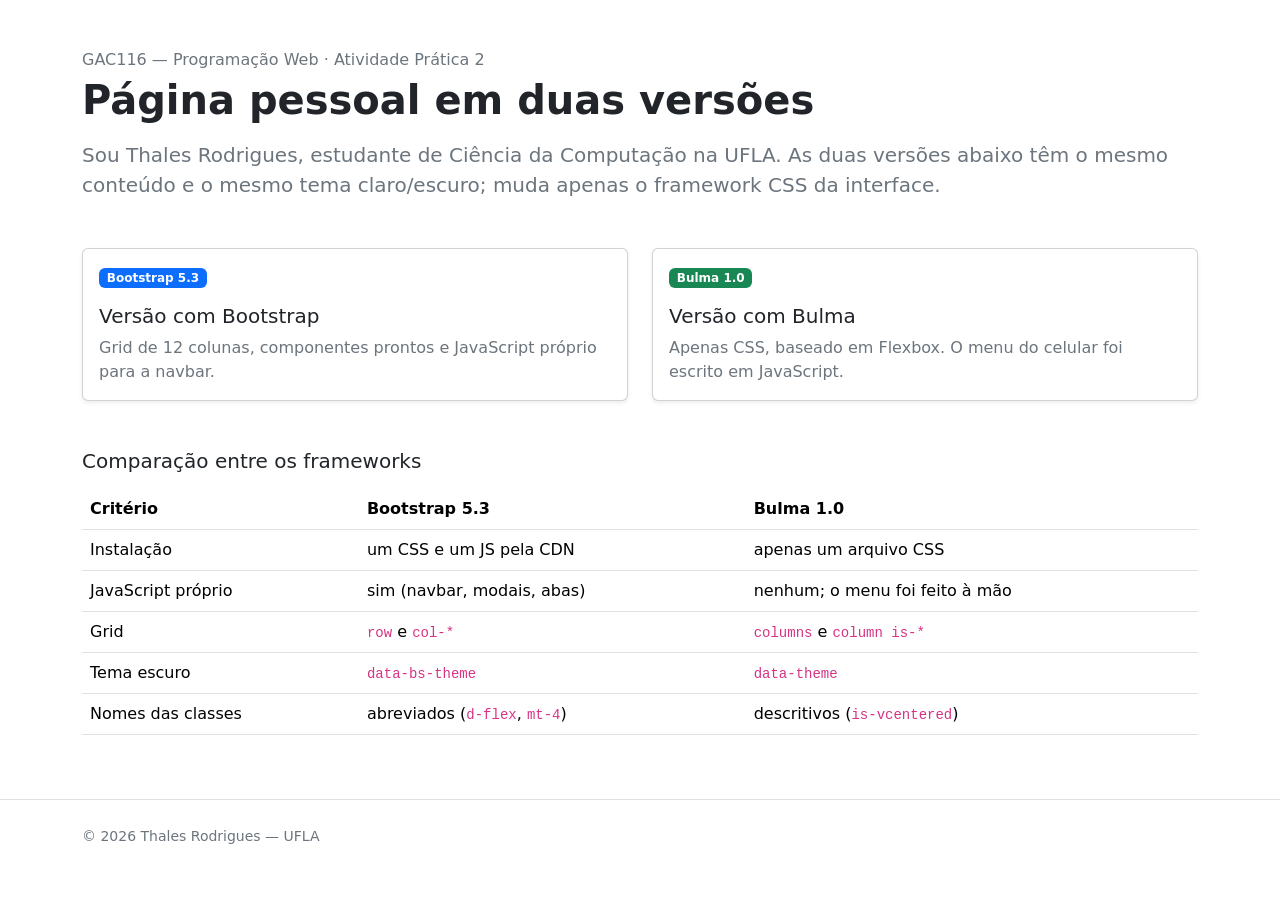
<file: index.html>
<!DOCTYPE html>
<html lang="pt-BR" data-bs-theme="light">
    <head>
        <meta charset="utf-8">
        <meta name="viewport" content="width=device-width, initial-scale=1.0">
        <title>Thales Rodrigues — Página Pessoal</title>

        <!-- Bootstrap 5 (CSS) -->
        <link href="https://cdn.jsdelivr.net/npm/bootstrap@5.3.3/dist/css/bootstrap.min.css" rel="stylesheet">

        <!-- Font Awesome (ícones) -->
        <link rel="stylesheet" href="https://cdnjs.cloudflare.com/ajax/libs/font-awesome/6.5.0/css/all.min.css">
    </head>
    <body class="bg-body">
        <main class="container py-5">
            <p class="text-secondary mb-1">GAC116 — Programação Web · Atividade Prática 2</p>
            <h1 class="display-6 fw-semibold mb-3">Página pessoal em duas versões</h1>
            <p class="lead text-secondary mb-5">
                Sou Thales Rodrigues, estudante de Ciência da Computação na UFLA. As duas versões abaixo
                têm o mesmo conteúdo e o mesmo tema claro/escuro; muda apenas o framework CSS da interface.
            </p>

            <div class="row g-4">
                <div class="col-12 col-md-6">
                    <a class="card shadow-sm h-100 text-decoration-none text-body" href="bootstrap/index.html">
                        <div class="card-body">
                            <span class="badge text-bg-primary mb-3">Bootstrap 5.3</span>
                            <h2 class="h5">Versão com Bootstrap</h2>
                            <p class="text-secondary mb-0">
                                Grid de 12 colunas, componentes prontos e JavaScript próprio para a navbar.
                            </p>
                        </div>
                    </a>
                </div>
                <div class="col-12 col-md-6">
                    <a class="card shadow-sm h-100 text-decoration-none text-body" href="bulma/index.html">
                        <div class="card-body">
                            <span class="badge text-bg-success mb-3">Bulma 1.0</span>
                            <h2 class="h5">Versão com Bulma</h2>
                            <p class="text-secondary mb-0">
                                Apenas CSS, baseado em Flexbox. O menu do celular foi escrito em JavaScript.
                            </p>
                        </div>
                    </a>
                </div>
            </div>

            <h2 class="h5 mt-5 mb-3">Comparação entre os frameworks</h2>
            <div class="table-responsive">
                <table class="table align-middle">
                    <thead>
                        <tr>
                            <th scope="col">Critério</th>
                            <th scope="col">Bootstrap 5.3</th>
                            <th scope="col">Bulma 1.0</th>
                        </tr>
                    </thead>
                    <tbody>
                        <tr>
                            <td>Instalação</td>
                            <td>um CSS e um JS pela CDN</td>
                            <td>apenas um arquivo CSS</td>
                        </tr>
                        <tr>
                            <td>JavaScript próprio</td>
                            <td>sim (navbar, modais, abas)</td>
                            <td>nenhum; o menu foi feito à mão</td>
                        </tr>
                        <tr>
                            <td>Grid</td>
                            <td><code>row</code> e <code>col-*</code></td>
                            <td><code>columns</code> e <code>column is-*</code></td>
                        </tr>
                        <tr>
                            <td>Tema escuro</td>
                            <td><code>data-bs-theme</code></td>
                            <td><code>data-theme</code></td>
                        </tr>
                        <tr>
                            <td>Nomes das classes</td>
                            <td>abreviados (<code>d-flex</code>, <code>mt-4</code>)</td>
                            <td>descritivos (<code>is-vcentered</code>)</td>
                        </tr>
                    </tbody>
                </table>
            </div>
        </main>

        <footer class="border-top py-4">
            <div class="container">
                <small class="text-secondary">© 2026 Thales Rodrigues — UFLA</small>
            </div>
        </footer>
    </body>
</html>
</file>
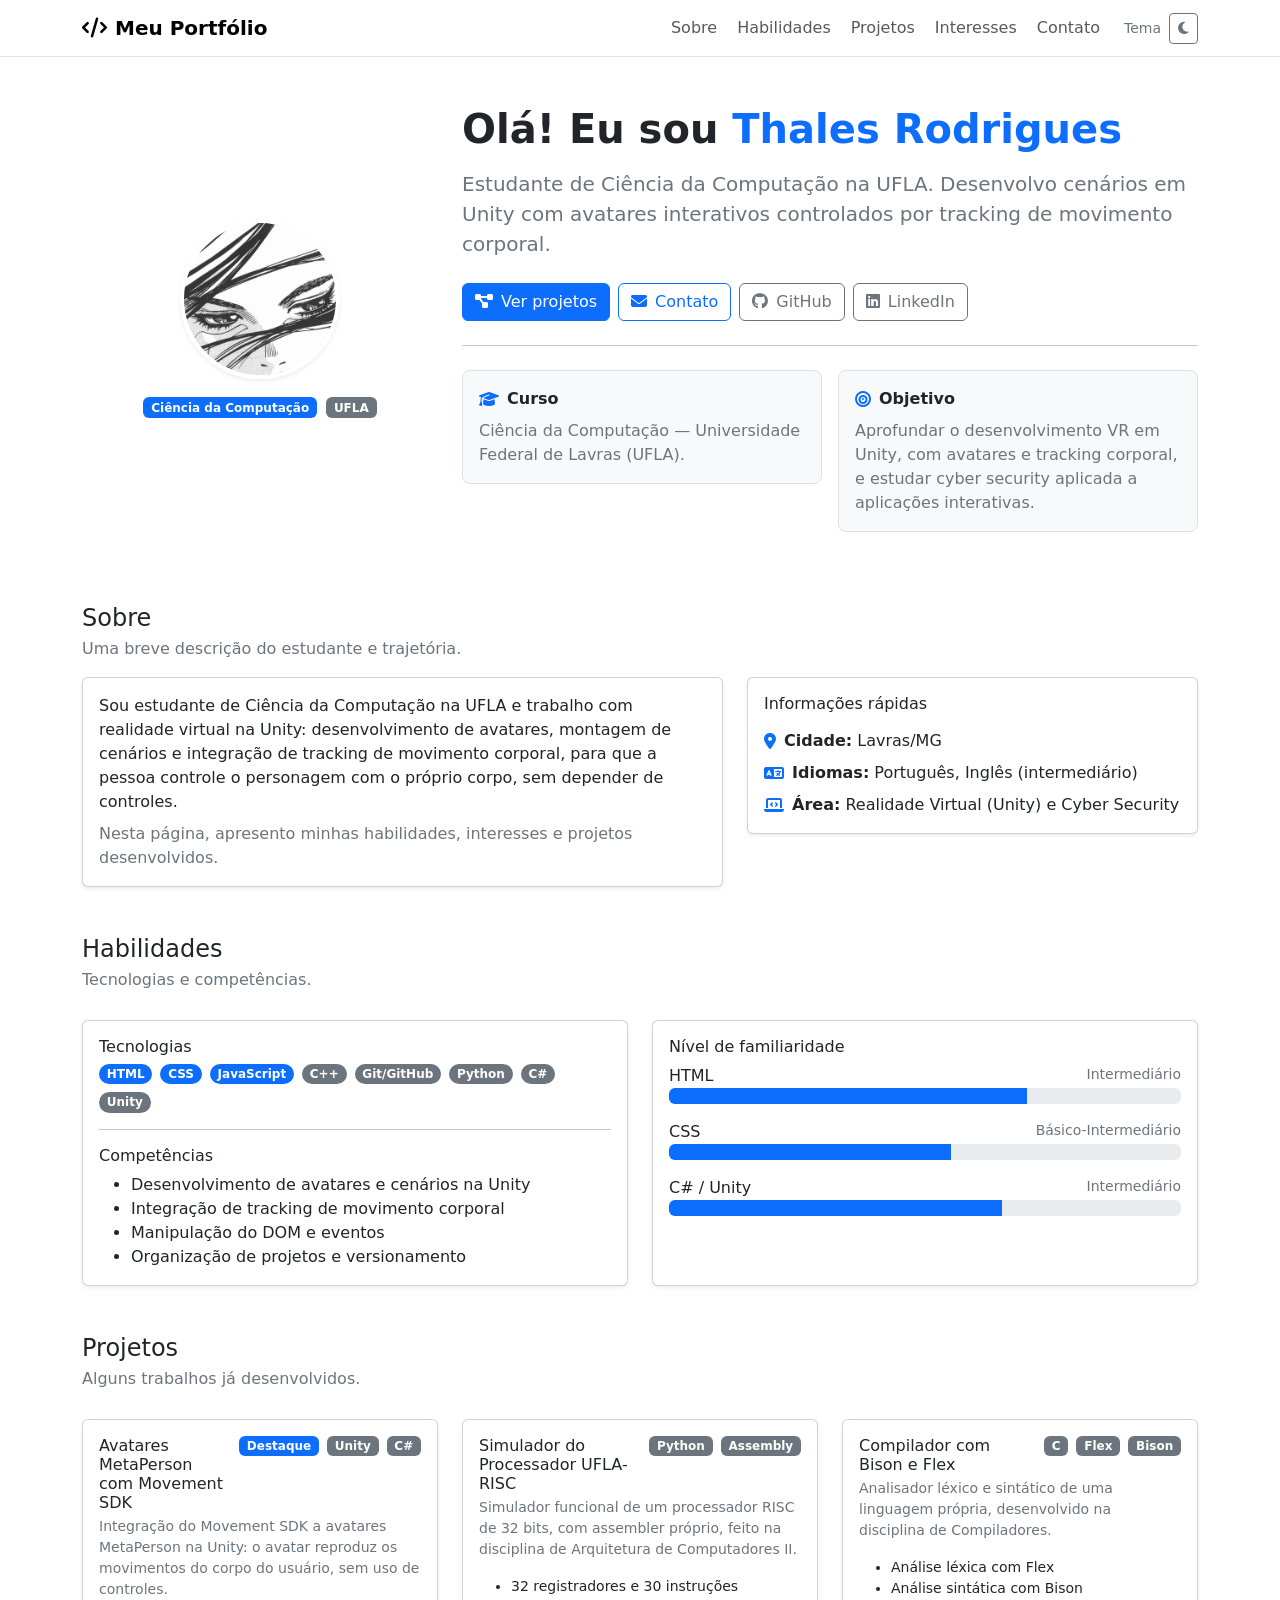
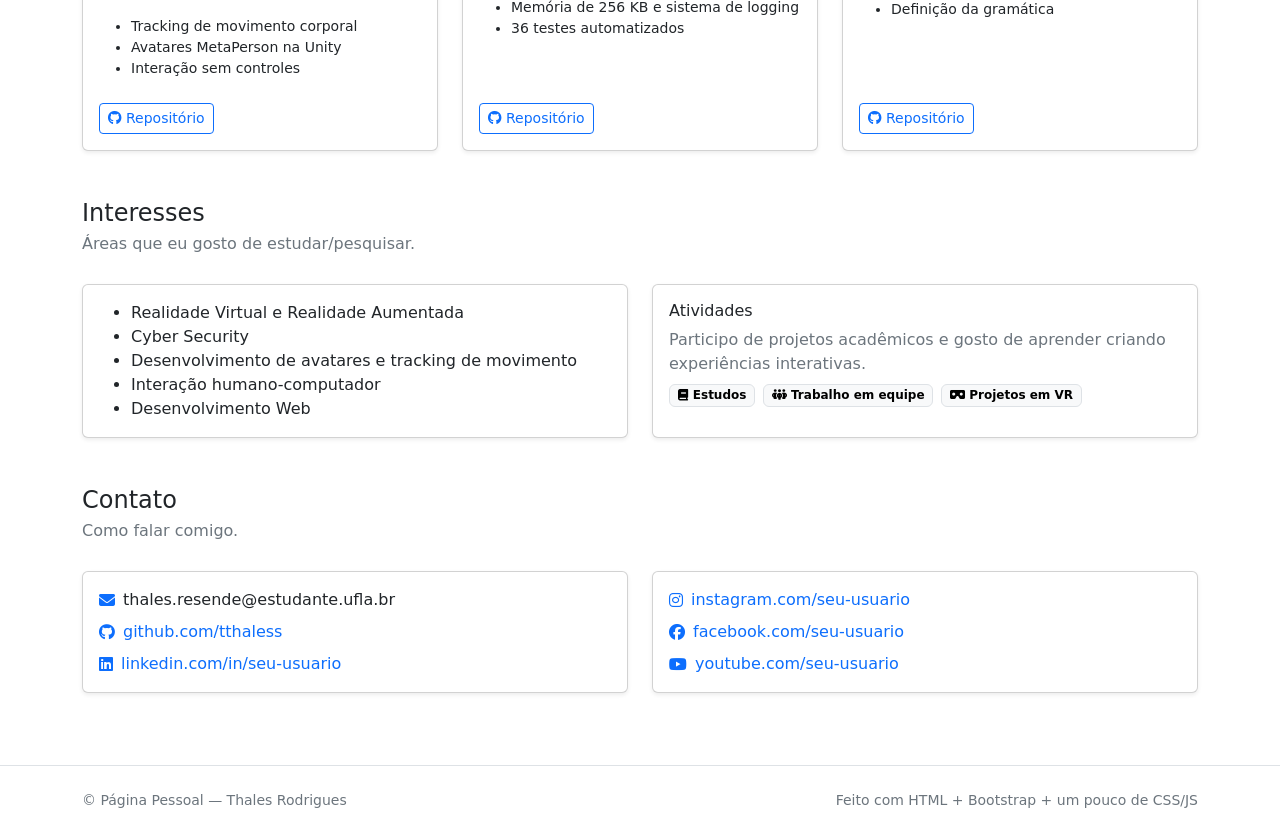
<file: bootstrap/index.html>
<!DOCTYPE html>
<html lang="pt-BR" data-bs-theme="light">
    <head>
        <meta charset="utf-8">
        <meta name="viewport" content="width=device-width, initial-scale=1.0">
        <title>Thales Rodrigues — Página Pessoal</title>

        <!-- Bootstrap 5 (CSS) -->
        <link href="https://cdn.jsdelivr.net/npm/bootstrap@5.3.3/dist/css/bootstrap.min.css" rel="stylesheet">

        <!-- Font Awesome (ícones) -->
        <link rel="stylesheet" href="https://cdnjs.cloudflare.com/ajax/libs/font-awesome/6.5.0/css/all.min.css">

        <!-- CSS do projeto (externo) -->
        <link rel="stylesheet" href="assets/css/styles.css">
    </head>
    <body class="bg-body">
        <!-- Navbar -->
        <nav class="navbar navbar-expand-lg border-bottom bg-body sticky-top">
            <div class="container">
                <a class="navbar-brand fw-semibold" href="#top">
                    <i class="fa-solid fa-code me-2"></i>Meu Portfólio
                </a>
                <button class="navbar-toggler" type="button" data-bs-toggle="collapse" data-bs-target="#navContent">
                    <span class="navbar-toggler-icon"></span>
                </button>
                <div class="collapse navbar-collapse" id="navContent">
                    <ul class="navbar-nav ms-auto gap-lg-1">
                        <li class="nav-item"><a class="nav-link" href="#sobre">Sobre</a></li>
                        <li class="nav-item"><a class="nav-link" href="#habilidades">Habilidades</a></li>
                        <li class="nav-item"><a class="nav-link" href="#projetos">Projetos</a></li>
                        <li class="nav-item"><a class="nav-link" href="#interesses">Interesses</a></li>
                        <li class="nav-item"><a class="nav-link" href="#contato">Contato</a></li>
                    </ul>
                    <div class="ms-lg-3 d-flex align-items-center gap-2 py-2 py-lg-0">
                        <span class="small text-secondary d-none d-lg-inline">Tema</span>
                        <button id="themeToggle" class="btn btn-outline-secondary btn-sm" type="button">
                            <i class="fa-solid fa-moon"></i>
                        </button>
                    </div>
                </div>
            </div>
        </nav>

        <!-- Header / Informações Básicas -->
        <header id="top" class="py-5">
            <div class="container">
                <div class="row align-items-center g-4">
                    <div class="col-12 col-lg-4 text-center">
                        <img class="profile-img shadow-sm" src="assets/img/foto.jpg" alt="Foto de perfil de Thales Rodrigues">
                        <div class="mt-3">
                            <span class="badge text-bg-primary me-1">Ciência da Computação</span>
                            <span class="badge text-bg-secondary">UFLA</span>
                        </div>
                    </div>
                    <div class="col-12 col-lg-8">
                        <h1 class="display-6 fw-semibold mb-3">
                            Olá! Eu sou <span class="text-primary">Thales Rodrigues</span>
                        </h1>
                        <p class="lead text-secondary mb-4">
                            Estudante de Ciência da Computação na UFLA. Desenvolvo cenários em Unity com
                            avatares interativos controlados por tracking de movimento corporal.
                        </p>
                        <div class="d-flex flex-wrap gap-2">
                            <a class="btn btn-primary" href="#projetos">
                                <i class="fa-solid fa-diagram-project me-2"></i>Ver projetos
                            </a>
                            <a class="btn btn-outline-primary" href="#contato">
                                <i class="fa-solid fa-envelope me-2"></i>Contato
                            </a>
                            <!-- ALTERE: coloque a URL do seu perfil -->
                            <a class="btn btn-outline-secondary" href="https://github.com/tthaless" target="_blank">
                                <i class="fa-brands fa-github me-2"></i>GitHub
                            </a>
                            <a class="btn btn-outline-secondary" href="https://www.linkedin.com/" target="_blank">
                                <i class="fa-brands fa-linkedin me-2"></i>LinkedIn
                            </a>
                        </div>
                        <hr class="my-4">
                        <div class="row g-3">
                            <div class="col-12 col-md-6">
                                <div class="p-3 rounded-3 border bg-body-tertiary">
                                    <div class="d-flex align-items-center gap-2 mb-2">
                                        <i class="fa-solid fa-graduation-cap text-primary"></i>
                                        <strong>Curso</strong>
                                    </div>
                                    <p class="mb-0 text-secondary">
                                        Ciência da Computação — Universidade Federal de Lavras (UFLA).
                                    </p>
                                </div>
                            </div>
                            <div class="col-12 col-md-6">
                                <div class="p-3 rounded-3 border bg-body-tertiary">
                                    <div class="d-flex align-items-center gap-2 mb-2">
                                        <i class="fa-solid fa-bullseye text-primary"></i>
                                        <strong>Objetivo</strong>
                                    </div>
                                    <p class="mb-0 text-secondary">
                                        Aprofundar o desenvolvimento VR em Unity, com avatares e tracking corporal,
                                        e estudar cyber security aplicada a aplicações interativas.
                                    </p>
                                </div>
                            </div>
                        </div>
                    </div>
                </div>
            </div>
        </header>

        <main class="pb-5">
            <!-- Sobre -->
            <section id="sobre" class="py-4">
                <div class="container">
                    <div class="mb-3">
                        <h2 class="h4 mb-1">Sobre</h2>
                        <p class="text-secondary mb-0">Uma breve descrição do estudante e trajetória.</p>
                    </div>
                    <div class="row g-4">
                        <div class="col-12 col-lg-7">
                            <div class="card shadow-sm">
                                <div class="card-body">
                                    <p class="mb-2">
                                        Sou estudante de Ciência da Computação na UFLA e trabalho com realidade
                                        virtual na Unity: desenvolvimento de avatares, montagem de cenários e
                                        integração de tracking de movimento corporal, para que a pessoa controle
                                        o personagem com o próprio corpo, sem depender de controles.
                                    </p>
                                    <p class="mb-0 text-secondary">
                                        Nesta página, apresento minhas habilidades, interesses e projetos desenvolvidos.
                                    </p>
                                </div>
                            </div>
                        </div>
                        <div class="col-12 col-lg-5">
                            <div class="card shadow-sm">
                                <div class="card-body">
                                    <h3 class="h6 mb-3">Informações rápidas</h3>
                                    <ul class="list-unstyled mb-0">
                                        <li class="d-flex gap-2 mb-2">
                                            <i class="fa-solid fa-location-dot text-primary mt-1"></i>
                                            <div><strong>Cidade:</strong> Lavras/MG</div>
                                        </li>
                                        <li class="d-flex gap-2 align-items-start mb-2">
                                            <i class="fa-solid fa-language mt-1 text-primary"></i>
                                            <div><strong>Idiomas:</strong> Português, Inglês (intermediário)</div>
                                        </li>
                                        <li class="d-flex gap-2">
                                            <i class="fa-solid fa-laptop-code text-primary mt-1"></i>
                                            <div><strong>Área:</strong> Realidade Virtual (Unity) e Cyber Security</div>
                                        </li>
                                    </ul>
                                </div>
                            </div>
                        </div>
                    </div>
                </div>
            </section>

            <!-- Habilidades -->
            <section id="habilidades" class="py-4">
                <div class="container">
                    <div class="section-title">
                        <h2 class="h4 mb-1">Habilidades</h2>
                        <p class="text-secondary mb-0">Tecnologias e competências.</p>
                    </div>
                    <div class="row g-4 mt-1">
                        <div class="col-12 col-lg-6">
                            <div class="card shadow-sm h-100">
                                <div class="card-body">
                                    <h3 class="h6">Tecnologias</h3>
                                    <div class="d-flex flex-wrap gap-2">
                                        <span class="badge rounded-pill text-bg-primary">HTML</span>
                                        <span class="badge rounded-pill text-bg-primary">CSS</span>
                                        <span class="badge rounded-pill text-bg-primary">JavaScript</span>
                                        <span class="badge rounded-pill text-bg-secondary">C++</span>
                                        <span class="badge rounded-pill text-bg-secondary">Git/GitHub</span>
                                        <span class="badge rounded-pill text-bg-secondary">Python</span>
                                        <span class="badge rounded-pill text-bg-secondary">C#</span>
                                        <span class="badge rounded-pill text-bg-secondary">Unity</span>
                                    </div>
                                    <hr>
                                    <h3 class="h6">Competências</h3>
                                    <ul class="mb-0">
                                        <li>Desenvolvimento de avatares e cenários na Unity</li>
                                        <li>Integração de tracking de movimento corporal</li>
                                        <li>Manipulação do DOM e eventos</li>
                                        <li>Organização de projetos e versionamento</li>
                                    </ul>
                                </div>
                            </div>
                        </div>
                        <div class="col-12 col-lg-6">
                            <div class="card shadow-sm h-100">
                                <div class="card-body">
                                    <h3 class="h6">Nível de familiaridade</h3>
                                    <div class="mb-3">
                                        <div class="d-flex justify-content-between">
                                            <span>HTML</span><span class="text-secondary small">Intermediário</span>
                                        </div>
                                        <div class="progress" role="progressbar" aria-label="HTML" aria-valuenow="70" aria-valuemin="0" aria-valuemax="100">
                                            <div class="progress-bar" style="width: 70%"></div>
                                        </div>
                                    </div>
                                    <div class="mb-3">
                                        <div class="d-flex justify-content-between">
                                            <span>CSS</span><span class="text-secondary small">Básico-Intermediário</span>
                                        </div>
                                        <div class="progress" role="progressbar" aria-label="CSS" aria-valuenow="55" aria-valuemin="0" aria-valuemax="100">
                                            <div class="progress-bar" style="width: 55%"></div>
                                        </div>
                                    </div>
                                    <div class="mb-0">
                                        <div class="d-flex justify-content-between">
                                            <span>C# / Unity</span><span class="text-secondary small">Intermediário</span>
                                        </div>
                                        <div class="progress" role="progressbar" aria-label="C# e Unity" aria-valuenow="65" aria-valuemin="0" aria-valuemax="100">
                                            <div class="progress-bar" style="width: 65%"></div>
                                        </div>
                                    </div>
                                </div>
                            </div>
                        </div>
                    </div>
                </div>
            </section>

            <!-- Projetos -->
            <section id="projetos" class="py-4">
                <div class="container">
                    <div class="section-title">
                        <h2 class="h4 mb-1">Projetos</h2>
                        <p class="text-secondary mb-0">Alguns trabalhos já desenvolvidos.</p>
                    </div>
                    <div class="row g-4 mt-1">
                        <div class="col-12 col-md-6 col-lg-4">
                            <div class="card shadow-sm h-100">
                                <div class="card-body d-flex flex-column">
                                    <div class="d-flex align-items-start justify-content-between gap-2">
                                        <h3 class="h6 mb-1">Avatares MetaPerson com Movement SDK</h3>
                                        <span class="badge text-bg-primary">Destaque</span>
                                        <span class="badge text-bg-secondary">Unity</span>
                                        <span class="badge text-bg-secondary">C#</span>
                                    </div>
                                    <p class="text-secondary small">
                                        Integração do Movement SDK a avatares MetaPerson na Unity: o avatar reproduz os
                                        movimentos do corpo do usuário, sem uso de controles.
                                    </p>
                                    <ul class="small mb-4">
                                        <li>Tracking de movimento corporal</li>
                                        <li>Avatares MetaPerson na Unity</li>
                                        <li>Interação sem controles</li>
                                    </ul>
                                    <div class="mt-auto d-flex gap-2">
                                        <a class="btn btn-sm btn-outline-primary" href="https://github.com/tthaless/Movement-SDK-MetaPerson-Avatars" target="_blank" rel="noreferrer">
                                            <i class="fa-brands fa-github me-1"></i>Repositório
                                        </a>
                                    </div>
                                </div>
                            </div>
                        </div>
                        <div class="col-12 col-md-6 col-lg-4">
                            <div class="card shadow-sm h-100">
                                <div class="card-body d-flex flex-column">
                                    <div class="d-flex align-items-start justify-content-between gap-2">
                                        <h3 class="h6 mb-1">Simulador do Processador UFLA-RISC</h3>
                                        <span class="badge text-bg-secondary">Python</span>
                                        <span class="badge text-bg-secondary">Assembly</span>
                                    </div>
                                    <p class="text-secondary small">
                                        Simulador funcional de um processador RISC de 32 bits, com assembler próprio,
                                        feito na disciplina de Arquitetura de Computadores II.
                                    </p>
                                    <ul class="small mb-4">
                                        <li>32 registradores e 30 instruções</li>
                                        <li>Memória de 256 KB e sistema de logging</li>
                                        <li>36 testes automatizados</li>
                                    </ul>
                                    <div class="mt-auto d-flex gap-2">
                                        <a class="btn btn-sm btn-outline-primary" href="https://github.com/tthaless/Simulador-Funcional-do-Processador-UFLA-RISC" target="_blank" rel="noreferrer">
                                            <i class="fa-brands fa-github me-1"></i>Repositório
                                        </a>
                                    </div>
                                </div>
                            </div>
                        </div>
                        <div class="col-12 col-md-6 col-lg-4">
                            <div class="card shadow-sm h-100">
                                <div class="card-body d-flex flex-column">
                                    <div class="d-flex align-items-start justify-content-between gap-2">
                                        <h3 class="h6 mb-1">Compilador com Bison e Flex</h3>
                                        <span class="badge text-bg-secondary">C</span>
                                        <span class="badge text-bg-secondary">Flex</span>
                                        <span class="badge text-bg-secondary">Bison</span>
                                    </div>
                                    <p class="text-secondary small">
                                        Analisador léxico e sintático de uma linguagem própria, desenvolvido na
                                        disciplina de Compiladores.
                                    </p>
                                    <ul class="small mb-4">
                                        <li>Análise léxica com Flex</li>
                                        <li>Análise sintática com Bison</li>
                                        <li>Definição da gramática</li>
                                    </ul>
                                    <div class="mt-auto d-flex gap-2">
                                        <a class="btn btn-sm btn-outline-primary" href="https://github.com/tthaless/Compilador-Bison-Flex" target="_blank" rel="noreferrer">
                                            <i class="fa-brands fa-github me-1"></i>Repositório
                                        </a>
                                    </div>
                                </div>
                            </div>
                        </div>
                    </div>
                </div>
            </section>

            <!-- Interesses -->
            <section id="interesses" class="py-4">
                <div class="container">
                    <div class="section-title">
                        <h2 class="h4 mb-1">Interesses</h2>
                        <p class="text-secondary mb-0">Áreas que eu gosto de estudar/pesquisar.</p>
                    </div>
                    <div class="row g-4 mt-1">
                        <div class="col-12 col-lg-6">
                            <div class="card shadow-sm h-100">
                                <div class="card-body">
                                    <ul class="mb-0">
                                        <li>Realidade Virtual e Realidade Aumentada</li>
                                        <li>Cyber Security</li>
                                        <li>Desenvolvimento de avatares e tracking de movimento</li>
                                        <li>Interação humano-computador</li>
                                        <li>Desenvolvimento Web</li>
                                    </ul>
                                </div>
                            </div>
                        </div>
                        <div class="col-12 col-lg-6">
                            <div class="card shadow-sm h-100">
                                <div class="card-body">
                                    <h3 class="h6">Atividades</h3>
                                    <p class="text-secondary mb-2">
                                        Participo de projetos acadêmicos e gosto de aprender criando experiências interativas.
                                    </p>
                                    <div class="d-flex flex-wrap gap-2">
                                        <span class="badge text-bg-light border"><i class="fa-solid fa-book me-1"></i>Estudos</span>
                                        <span class="badge text-bg-light border"><i class="fa-solid fa-people-group me-1"></i>Trabalho em equipe</span>
                                        <span class="badge text-bg-light border"><i class="fa-solid fa-vr-cardboard me-1"></i>Projetos em VR</span>
                                    </div>
                                </div>
                            </div>
                        </div>
                    </div>
                </div>
            </section>

            <!-- Contato -->
            <section id="contato" class="py-4">
                <div class="container">
                    <div class="section-title">
                        <h2 class="h4 mb-1">Contato</h2>
                        <p class="text-secondary mb-0">Como falar comigo.</p>
                    </div>
                    <div class="row g-4 mt-1">
                        <div class="col-12 col-lg-6">
                            <div class="card shadow-sm">
                                <div class="card-body">
                                    <!-- ALTERE: troque pelos seus contatos reais -->
                                    <ul class="list-unstyled mb-0">
                                        <li class="d-flex gap-2 align-items-center mb-2">
                                            <i class="fa-solid fa-envelope text-primary"></i>
                                            <span>thales.resende@estudante.ufla.br</span>
                                        </li>
                                        <li class="d-flex gap-2 align-items-center mb-2">
                                            <i class="fa-brands fa-github text-primary"></i>
                                            <a class="link-underline link-underline-opacity-0" href="https://github.com/tthaless" target="_blank" rel="noreferrer">
                                                github.com/tthaless
                                            </a>
                                        </li>
                                        <li class="d-flex gap-2 align-items-center">
                                            <i class="fa-brands fa-linkedin text-primary"></i>
                                            <a class="link-underline link-underline-opacity-0" href="https://www.linkedin.com/" target="_blank" rel="noreferrer">
                                                linkedin.com/in/seu-usuario
                                            </a>
                                        </li>
                                    </ul>
                                </div>
                            </div>
                        </div>
                        <div class="col-12 col-lg-6">
                            <div class="card shadow-sm">
                                <div class="card-body">
                                    <!-- ALTERE: troque pelas suas redes -->
                                    <ul class="list-unstyled mb-0">
                                        <li class="d-flex gap-2 align-items-center mb-2">
                                            <i class="fa-brands fa-instagram text-primary"></i>
                                            <a class="link-underline link-underline-opacity-0" href="https://instagram.com/" target="_blank" rel="noreferrer">
                                                instagram.com/seu-usuario
                                            </a>
                                        </li>
                                        <li class="d-flex gap-2 align-items-center mb-2">
                                            <i class="fa-brands fa-facebook text-primary"></i>
                                            <a class="link-underline link-underline-opacity-0" href="https://facebook.com/" target="_blank" rel="noreferrer">
                                                facebook.com/seu-usuario
                                            </a>
                                        </li>
                                        <li class="d-flex gap-2 align-items-center">
                                            <i class="fa-brands fa-youtube text-primary"></i>
                                            <a class="link-underline link-underline-opacity-0" href="https://www.youtube.com/" target="_blank" rel="noreferrer">
                                                youtube.com/seu-usuario
                                            </a>
                                        </li>
                                    </ul>
                                </div>
                            </div>
                        </div>
                    </div>
                </div>
            </section>
        </main>

        <!-- Rodapé da Página -->
        <footer class="border-top py-4">
            <div class="container d-flex flex-column flex-md-row justify-content-between gap-2">
                <small class="text-secondary">© <span id="year"></span> Página Pessoal — Thales Rodrigues</small>
                <small class="text-secondary">Feito com HTML + Bootstrap + um pouco de CSS/JS</small>
            </div>
        </footer>

        <!-- Bootstrap JS (necessário para navbar colapsável) -->
        <script src="https://cdn.jsdelivr.net/npm/bootstrap@5.3.3/dist/js/bootstrap.bundle.min.js"></script>

        <!-- JS do projeto -->
        <script src="assets/js/script.js"></script>
    </body>
</html>
</file>
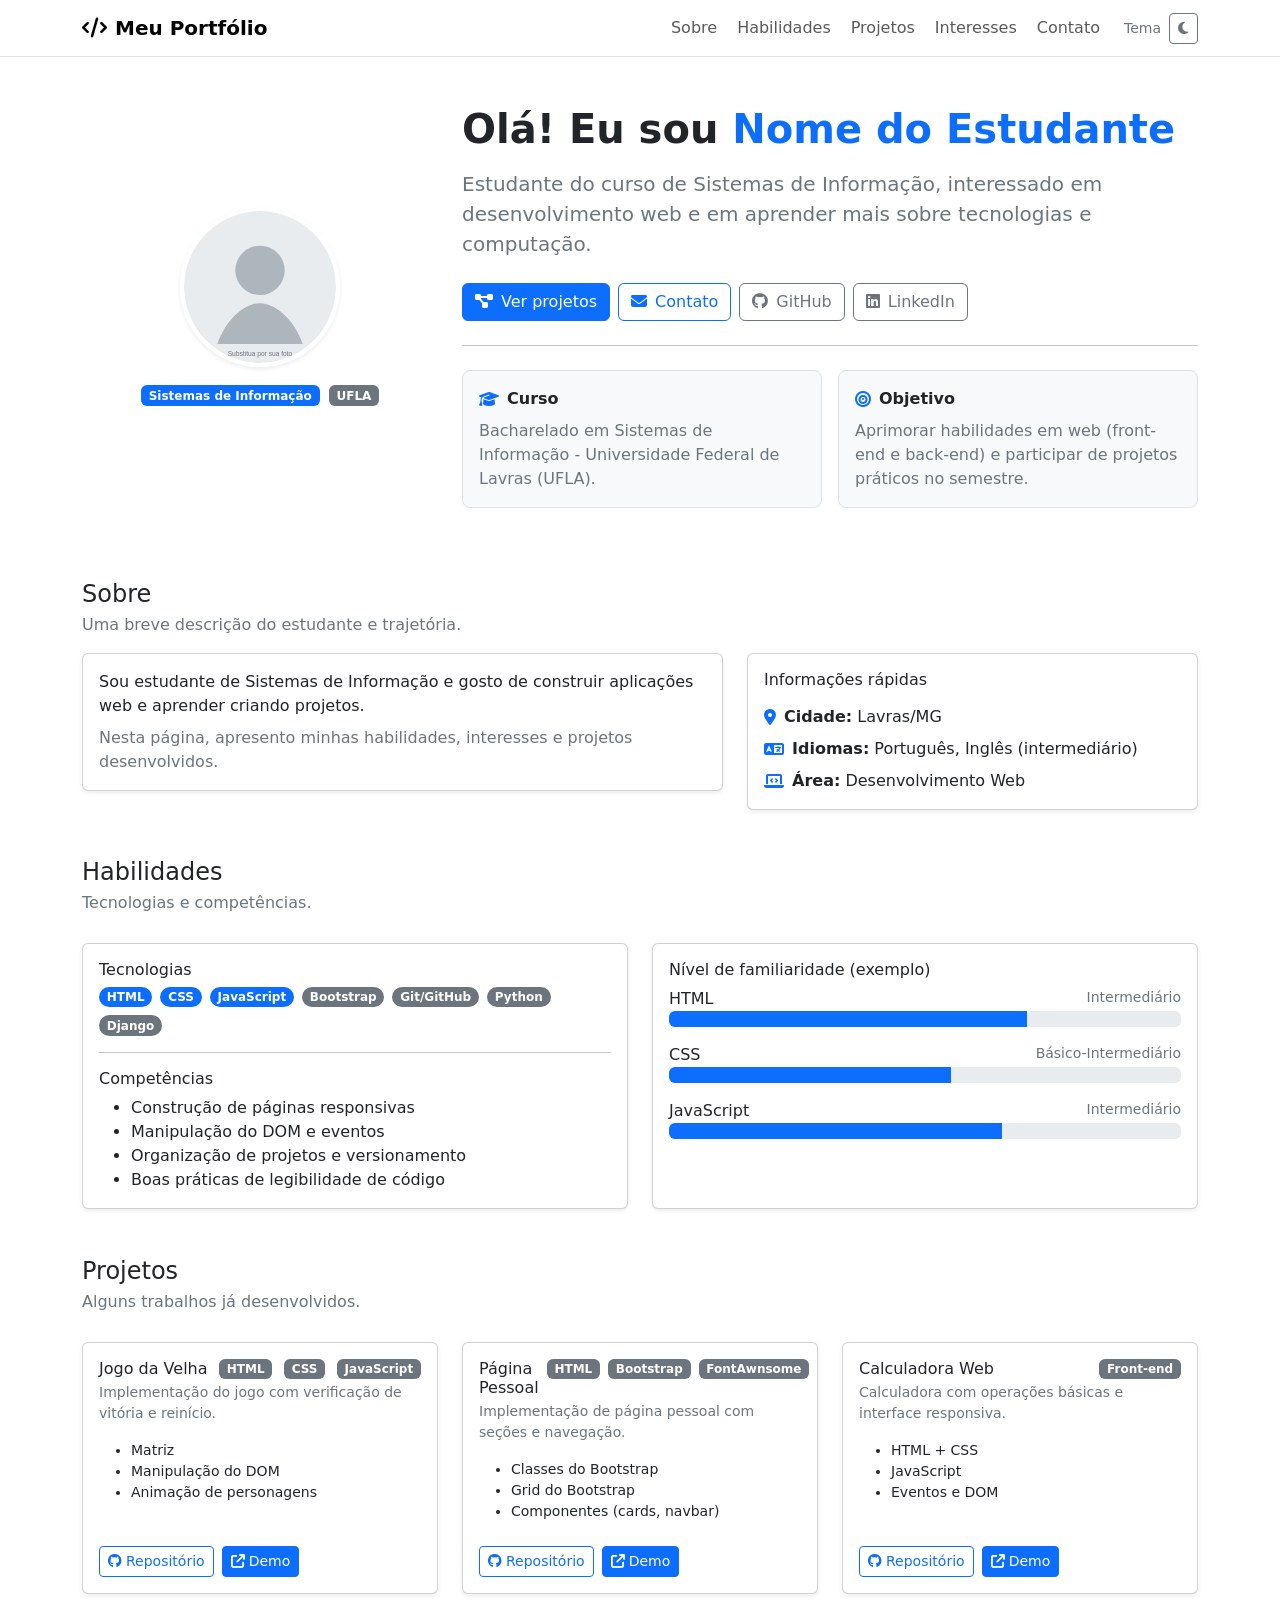
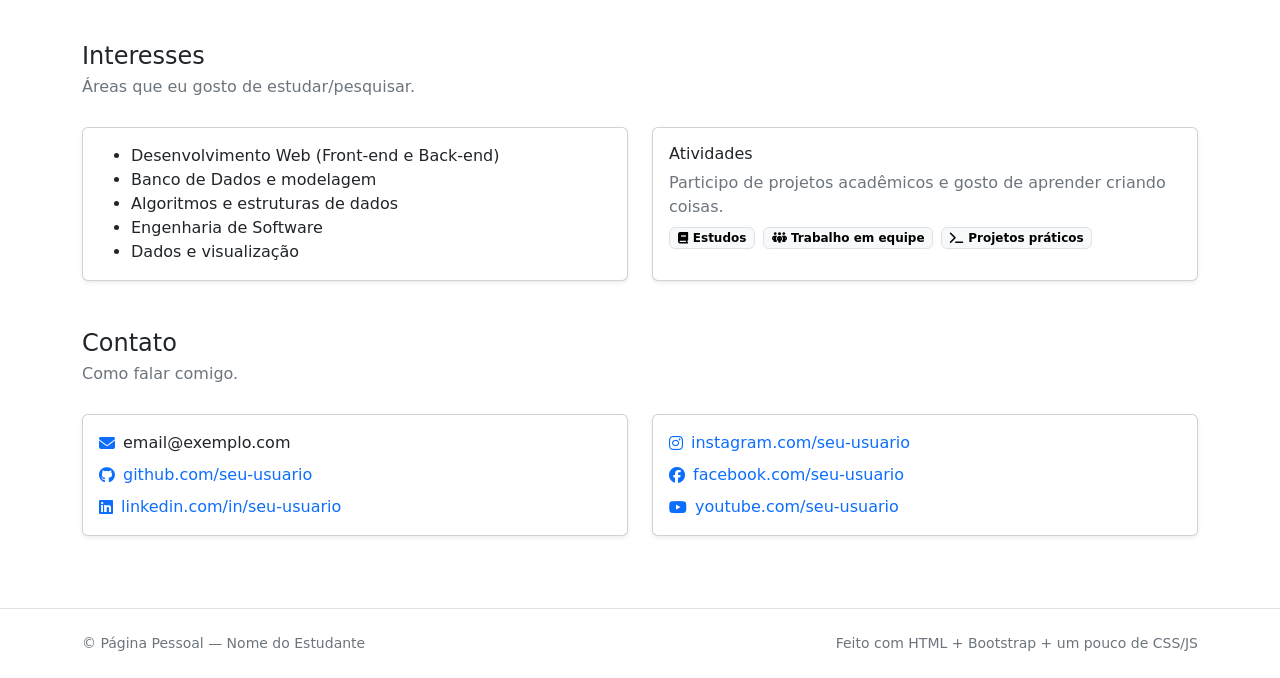
<file: page/index.html>
<!DOCTYPE html>
<html lang="pt-BR" data-bs-theme="light">
    <head>
        <meta charset="utf-8">
        <meta name="viewport" content="width=device-width, initial-scale=1.0">
        <title>Página Pessoal</title>

        <!-- Bootstrap 5 (CSS) -->
        <link href="https://cdn.jsdelivr.net/npm/bootstrap@5.3.3/dist/css/bootstrap.min.css" rel="stylesheet">

        <!-- Font Awesome (ícones) -->
        <link rel="stylesheet" href="https://cdnjs.cloudflare.com/ajax/libs/font-awesome/6.5.0/css/all.min.css">

        <!-- CSS do projeto (externo) -->
        <link rel="stylesheet" href="assets/css/styles.css">
    </head>
    <body class="bg-body">
        <!-- Navbar -->
        <nav class="navbar navbar-expand-lg border-bottom bg-body sticky-top">
            <div class="container">
                <a class="navbar-brand fw-semibold" href="#top">
                    <i class="fa-solid fa-code me-2"></i>Meu Portfólio
                </a>
                <button class="navbar-toggler" type="button" data-bs-toggle="collapse" data-bs-target="#navContent">
                    <span class="navbar-toggler-icon"></span>
                </button>
                <div class="collapse navbar-collapse" id="navContent">
                    <ul class="navbar-nav ms-auto gap-lg-1">
                        <li class="nav-item"><a class="nav-link" href="#sobre">Sobre</a></li>
                        <li class="nav-item"><a class="nav-link" href="#habilidades">Habilidades</a></li>
                        <li class="nav-item"><a class="nav-link" href="#projetos">Projetos</a></li>
                        <li class="nav-item"><a class="nav-link" href="#interesses">Interesses</a></li>
                        <li class="nav-item"><a class="nav-link" href="#contato">Contato</a></li>
                    </ul>
                    <div class="ms-lg-3 d-flex align-items-center gap-2 py-2 py-lg-0">
                        <span class="small text-secondary d-none d-lg-inline">Tema</span>
                        <button id="themeToggle" class="btn btn-outline-secondary btn-sm" type="button">
                            <i class="fa-solid fa-moon"></i>
                        </button>
                    </div>
                </div>
            </div>
        </nav>

        <!-- Header / Informações Básicas -->
        <header id="top" class="py-5">
            <div class="container">
                <div class="row align-items-center g-4">
                    <div class="col-12 col-lg-4 text-center">
                        <img class="profile-img shadow-sm" src="assets/img/foto.svg" alt="Foto de perfil">
                        <div class="mt-3">
                            <span class="badge text-bg-primary me-1">Sistemas de Informação</span>
                            <span class="badge text-bg-secondary">UFLA</span>
                        </div>
                    </div>
                    <div class="col-12 col-lg-8">
                        <h1 class="display-6 fw-semibold mb-3">
                            Olá! Eu sou <span class="text-primary">Nome do Estudante</span>
                        </h1>
                        <p class="lead text-secondary mb-4">
                            Estudante do curso de Sistemas de Informação, interessado em desenvolvimento web e em aprender mais sobre tecnologias e computação.
                        </p>
                        <div class="d-flex flex-wrap gap-2">
                            <a class="btn btn-primary" href="#projetos">
                                <i class="fa-solid fa-diagram-project me-2"></i>Ver projetos
                            </a>
                            <a class="btn btn-outline-primary" href="#contato">
                                <i class="fa-solid fa-envelope me-2"></i>Contato
                            </a>
                            <a class="btn btn-outline-secondary" href="https://github.com/" target="_blank">
                                <i class="fa-brands fa-github me-2"></i>GitHub
                            </a>
                            <a class="btn btn-outline-secondary" href="https://www.linkedin.com/" target="_blank">
                                <i class="fa-brands fa-linkedin me-2"></i>LinkedIn
                            </a>
                        </div>
                        <hr class="my-4">
                        <div class="row g-3">
                            <div class="col-12 col-md-6">
                                <div class="p-3 rounded-3 border bg-body-tertiary">
                                    <div class="d-flex align-items-center gap-2 mb-2">
                                        <i class="fa-solid fa-graduation-cap text-primary"></i>
                                        <strong>Curso</strong>
                                    </div>
                                    <p class="mb-0 text-secondary">
                                        Bacharelado em Sistemas de Informação - Universidade Federal de Lavras (UFLA).
                                    </p>
                                </div>
                            </div>
                            <div class="col-12 col-md-6">
                                <div class="p-3 rounded-3 border bg-body-tertiary">
                                    <div class="d-flex align-items-center gap-2 mb-2">
                                        <i class="fa-solid fa-bullseye text-primary"></i>
                                        <strong>Objetivo</strong>
                                    </div>
                                    <p class="mb-0 text-secondary">
                                        Aprimorar habilidades em web (front-end e back-end) e participar de projetos práticos no semestre.
                                    </p>
                                </div>
                            </div>
                        </div>
                    </div>
                </div>
            </div>
        </header>

        <main class="pb-5">
            <!-- Sobre -->
            <section id="sobre" class="py-4">
                <div class="container">
                    <div class="mb-3">
                        <h2 class="h4 mb-1">Sobre</h2>
                        <p class="text-secondary mb-0">Uma breve descrição do estudante e trajetória.</p>
                    </div>
                    <div class="row g-4">
                        <div class="col-12 col-lg-7">
                            <div class="card shadow-sm">
                                <div class="card-body">
                                    <p class="mb-2">
                                        Sou estudante de Sistemas de Informação e gosto de construir aplicações web e aprender criando projetos.
                                    </p>
                                    <p class="mb-0 text-secondary">
                                        Nesta página, apresento minhas habilidades, interesses e projetos desenvolvidos.
                                    </p>
                                </div>
                            </div>
                        </div>
                        <div class="col-12 col-lg-5">
                            <div class="card shadow-sm">
                                <div class="card-body">
                                    <h3 class="h6 mb-3">Informações rápidas</h3>
                                    <ul class="list-unstyled mb-0">
                                        <li class="d-flex gap-2 mb-2">
                                            <i class="fa-solid fa-location-dot text-primary mt-1"></i>
                                            <div><strong>Cidade:</strong> Lavras/MG</div>
                                        </li>
                                        <li class="d-flex gap-2 align-items-start mb-2">
                                            <i class="fa-solid fa-language mt-1 text-primary"></i>
                                            <div><strong>Idiomas:</strong> Português, Inglês (intermediário)</div>
                                        </li>
                                        <li class="d-flex gap-2">
                                            <i class="fa-solid fa-laptop-code text-primary mt-1"></i>
                                            <div><strong>Área:</strong> Desenvolvimento Web</div>
                                        </li>
                                    </ul>
                                </div>
                            </div>
                        </div>
                    </div>
                </div>
            </section>
            <!-- Habilidades -->
            <section id="habilidades" class="py-4">
                <div class="container">
                    <div class="section-title">
                        <h2 class="h4 mb-1">Habilidades</h2>
                        <p class="text-secondary mb-0">Tecnologias e competências.</p>
                    </div>
                    <div class="row g-4 mt-1">
                        <div class="col-12 col-lg-6">
                            <div class="card shadow-sm h-100">
                                <div class="card-body">
                                    <h3 class="h6">Tecnologias</h3>
                                    <div class="d-flex flex-wrap gap-2">
                                        <span class="badge rounded-pill text-bg-primary">HTML</span>
                                        <span class="badge rounded-pill text-bg-primary">CSS</span>
                                        <span class="badge rounded-pill text-bg-primary">JavaScript</span>
                                        <span class="badge rounded-pill text-bg-secondary">Bootstrap</span>
                                        <span class="badge rounded-pill text-bg-secondary">Git/GitHub</span>
                                        <span class="badge rounded-pill text-bg-secondary">Python</span>
                                        <span class="badge rounded-pill text-bg-secondary">Django</span>
                                    </div>
                                    <hr>
                                    <h3 class="h6">Competências</h3>
                                    <ul class="mb-0">
                                        <li>Construção de páginas responsivas</li>
                                        <li>Manipulação do DOM e eventos</li>
                                        <li>Organização de projetos e versionamento</li>
                                        <li>Boas práticas de legibilidade de código</li>
                                    </ul>
                                </div>
                            </div>
                        </div>
                        <div class="col-12 col-lg-6">
                            <div class="card shadow-sm h-100">
                                <div class="card-body">
                                    <h3 class="h6">Nível de familiaridade (exemplo)</h3>
                                    <div class="mb-3">
                                        <div class="d-flex justify-content-between">
                                            <span>HTML</span><span class="text-secondary small">Intermediário</span>
                                        </div>
                                        <div class="progress" role="progressbar" aria-label="HTML" aria-valuenow="70" aria-valuemin="0" aria-valuemax="100">
                                            <div class="progress-bar" style="width: 70%"></div>
                                        </div>
                                    </div>
                                    <div class="mb-3">
                                        <div class="d-flex justify-content-between">
                                            <span>CSS</span><span class="text-secondary small">Básico-Intermediário</span>
                                        </div>
                                        <div class="progress" role="progressbar" aria-label="CSS" aria-valuenow="55" aria-valuemin="0" aria-valuemax="100">
                                            <div class="progress-bar" style="width: 55%"></div>
                                        </div>
                                    </div>
                                    <div class="mb-0">
                                        <div class="d-flex justify-content-between">
                                            <span>JavaScript</span><span class="text-secondary small">Intermediário</span>
                                        </div>
                                        <div class="progress" role="progressbar" aria-label="JavaScript" aria-valuenow="65" aria-valuemin="0" aria-valuemax="100">
                                            <div class="progress-bar" style="width: 65%"></div>
                                        </div>
                                    </div>
                                </div>
                            </div>
                        </div>
                    </div>
                </div>
            </section>
            <!-- Projetos -->
            <section id="projetos" class="py-4">
                <div class="container">
                    <div class="section-title">
                        <h2 class="h4 mb-1">Projetos</h2>
                        <p class="text-secondary mb-0">Alguns trabalhos já desenvolvidos.</p>
                    </div>
                    <div class="row g-4 mt-1">
                        <div class="col-12 col-md-6 col-lg-4">
                            <div class="card shadow-sm h-100">
                                <div class="card-body d-flex flex-column">
                                    <div class="d-flex align-items-start justify-content-between gap-2">
                                        <h3 class="h6 mb-1">Jogo da Velha</h3>
                                        <span class="badge text-bg-secondary">HTML</span>
                                        <span class="badge text-bg-secondary">CSS</span>
                                        <span class="badge text-bg-secondary">JavaScript</span>
                                    </div>
                                    <p class="text-secondary small">
                                        Implementação do jogo com verificação de vitória e reinício.
                                    </p>
                                    <ul class="small mb-4">
                                        <li>Matriz</li>
                                        <li>Manipulação do DOM</li>
                                        <li>Animação de personagens</li>
                                    </ul>
                                    <div class="mt-auto d-flex gap-2">
                                        <a class="btn btn-sm btn-outline-primary" href="#" target="_blank" rel="noreferrer">
                                            <i class="fa-brands fa-github me-1"></i>Repositório
                                        </a>
                                        <a class="btn btn-sm btn-primary" href="#" target="_blank" rel="noreferrer">
                                            <i class="fa-solid fa-arrow-up-right-from-square me-1"></i>Demo
                                        </a>
                                    </div>
                                </div>
                            </div>
                        </div>
                        <div class="col-12 col-md-6 col-lg-4">
                            <div class="card shadow-sm h-100">
                                <div class="card-body d-flex flex-column">
                                    <div class="d-flex align-items-start justify-content-between gap-2">
                                        <h3 class="h6 mb-1">Página Pessoal</h3>
                                        <span class="badge text-bg-secondary">HTML</span>
                                        <span class="badge text-bg-secondary">Bootstrap</span>
                                        <span class="badge text-bg-secondary">FontAwnsome</span>
                                    </div>
                                    <p class="text-secondary small">
                                        Implementação de página pessoal com seções e navegação.
                                    </p>
                                    <ul class="small mb-4">
                                        <li>Classes do Bootstrap</li>
                                        <li>Grid do Bootstrap</li>
                                        <li>Componentes (cards, navbar)</li>
                                    </ul>
                                    <div class="mt-auto d-flex gap-2">
                                        <a class="btn btn-sm btn-outline-primary" href="#" target="_blank" rel="noreferrer">
                                            <i class="fa-brands fa-github me-1"></i>Repositório
                                        </a>
                                        <a class="btn btn-sm btn-primary" href="#" target="_blank" rel="noreferrer">
                                            <i class="fa-solid fa-arrow-up-right-from-square me-1"></i>Demo
                                        </a>
                                    </div>
                                </div>
                            </div>
                        </div>
                        <div class="col-12 col-md-6 col-lg-4">
                            <div class="card shadow-sm h-100">
                                <div class="card-body d-flex flex-column">
                                    <div class="d-flex align-items-start justify-content-between gap-2">
                                        <h3 class="h6 mb-1">Calculadora Web</h3>
                                        <span class="badge text-bg-secondary">Front-end</span>
                                    </div>
                                    <p class="text-secondary small">
                                        Calculadora com operações básicas e interface responsiva.
                                    </p>
                                    <ul class="small mb-4">
                                        <li>HTML + CSS</li>
                                        <li>JavaScript</li>
                                        <li>Eventos e DOM</li>
                                    </ul>
                                    <div class="mt-auto d-flex gap-2">
                                        <a class="btn btn-sm btn-outline-primary" href="#" target="_blank" rel="noreferrer">
                                            <i class="fa-brands fa-github me-1"></i>Repositório
                                        </a>
                                        <a class="btn btn-sm btn-primary" href="#" target="_blank" rel="noreferrer">
                                            <i class="fa-solid fa-arrow-up-right-from-square me-1"></i>Demo
                                        </a>
                                    </div>
                                </div>
                            </div>
                        </div>
                    </div>
                </div>
            </section>
            <!-- Interesses -->
            <section id="interesses" class="py-4">
                <div class="container">
                    <div class="section-title">
                        <h2 class="h4 mb-1">Interesses</h2>
                        <p class="text-secondary mb-0">Áreas que eu gosto de estudar/pesquisar.</p>
                    </div>
                    <div class="row g-4 mt-1">
                        <div class="col-12 col-lg-6">
                            <div class="card shadow-sm h-100">
                                <div class="card-body">
                                    <ul class="mb-0">
                                    <li>Desenvolvimento Web (Front-end e Back-end)</li>
                                    <li>Banco de Dados e modelagem</li>
                                    <li>Algoritmos e estruturas de dados</li>
                                    <li>Engenharia de Software</li>
                                    <li>Dados e visualização</li>
                                    </ul>
                                </div>
                            </div>
                        </div>
                        <div class="col-12 col-lg-6">
                            <div class="card shadow-sm h-100">
                                <div class="card-body">
                                    <h3 class="h6">Atividades</h3>
                                    <p class="text-secondary mb-2">
                                        Participo de projetos acadêmicos e gosto de aprender criando coisas.
                                    </p>
                                    <div class="d-flex flex-wrap gap-2">
                                        <span class="badge text-bg-light border"><i class="fa-solid fa-book me-1"></i>Estudos</span>
                                        <span class="badge text-bg-light border"><i class="fa-solid fa-people-group me-1"></i>Trabalho em equipe</span>
                                        <span class="badge text-bg-light border"><i class="fa-solid fa-terminal me-1"></i>Projetos práticos</span>
                                    </div>
                                </div>
                            </div>
                        </div>
                    </div>
                </div>
            </section>
            <!-- Contato -->
            <section id="contato" class="py-4">
                <div class="container">
                    <div class="section-title">
                        <h2 class="h4 mb-1">Contato</h2>
                        <p class="text-secondary mb-0">Como falar comigo.</p>
                    </div>
                    <div class="row g-4 mt-1">
                        <div class="col-12 col-lg-6">
                            <div class="card shadow-sm">
                                <div class="card-body">
                                    <ul class="list-unstyled mb-0">
                                        <li class="d-flex gap-2 align-items-center mb-2">
                                            <i class="fa-solid fa-envelope text-primary"></i>
                                            <span>email@exemplo.com</span>
                                        </li>
                                        <li class="d-flex gap-2 align-items-center mb-2">
                                            <i class="fa-brands fa-github text-primary"></i>
                                            <a class="link-underline link-underline-opacity-0" href="https://github.com/" target="_blank" rel="noreferrer">
                                                github.com/seu-usuario
                                            </a>
                                        </li>
                                        <li class="d-flex gap-2 align-items-center">
                                            <i class="fa-brands fa-linkedin text-primary"></i>
                                            <a class="link-underline link-underline-opacity-0" href="https://www.linkedin.com/" target="_blank" rel="noreferrer">
                                                linkedin.com/in/seu-usuario
                                            </a>
                                        </li>
                                    </ul>
                                </div>
                            </div>
                        </div>
                        <div class="col-12 col-lg-6">
                            <div class="card shadow-sm">
                                <div class="card-body">
                                    <ul class="list-unstyled mb-0">
                                        <li class="d-flex gap-2 align-items-center mb-2">
                                            <i class="fa-brands fa-instagram text-primary"></i>
                                            <a class="link-underline link-underline-opacity-0" href="https://instagram.com/" target="_blank" rel="noreferrer">
                                                instagram.com/seu-usuario
                                            </a>
                                        </li>
                                        <li class="d-flex gap-2 align-items-center mb-2">
                                            <i class="fa-brands fa-facebook text-primary"></i>
                                            <a class="link-underline link-underline-opacity-0" href="https://facebook.com/" target="_blank" rel="noreferrer">
                                                facebook.com/seu-usuario
                                            </a>
                                        </li>
                                        <li class="d-flex gap-2 align-items-center">
                                            <i class="fa-brands fa-youtube text-primary"></i>
                                            <a class="link-underline link-underline-opacity-0" href="https://www.youtube.com/" target="_blank" rel="noreferrer">
                                                youtube.com/seu-usuario
                                            </a>
                                        </li>
                                    </ul>
                                </div>
                            </div>
                        </div>
                    </div>
                </div>
            </section>
        </main>

        <!-- Rodapé da Página -->
        <footer class="border-top py-4">
            <div class="container d-flex flex-column flex-md-row justify-content-between gap-2">
                <small class="text-secondary">© <span id="year"></span> Página Pessoal — Nome do Estudante</small>
                <small class="text-secondary">Feito com HTML + Bootstrap + um pouco de CSS/JS</small>
            </div>
        </footer>

        <!-- Bootstrap JS (necessário para navbar colapsável) -->
        <script src="https://cdn.jsdelivr.net/npm/bootstrap@5.3.3/dist/js/bootstrap.bundle.min.js"></script>

        <!-- JS do projeto -->
        <script src="assets/js/script.js"></script>
    </body>
</html>
</file>
<file: bootstrap/assets/css/styles.css>
/* Ajusta tamanho da imagem de perfil */
.profile-img {
    width: 160px;
    height: 160px;
    border-radius: 999px;
    border: 4px solid rgba(255, 255, 255, 0.7);
}

/* Melhorar espaçamento do âncora/título (por causa da navbar fixa) */
section {
    scroll-margin-top: 90px;
}
</file>
<file: page/assets/css/styles.css>
/* Ajusta tamanho da imagem de perfil */
.profile-img {
    width: 160px;
    height: 160px;
    border-radius: 999px;
    border: 4px solid rgba(255, 255, 255, 0.7);
}

/* Melhorar espaçamento do âncora/título (por causa da navbar fixa) */
section {
    scroll-margin-top: 90px;
}
</file>
